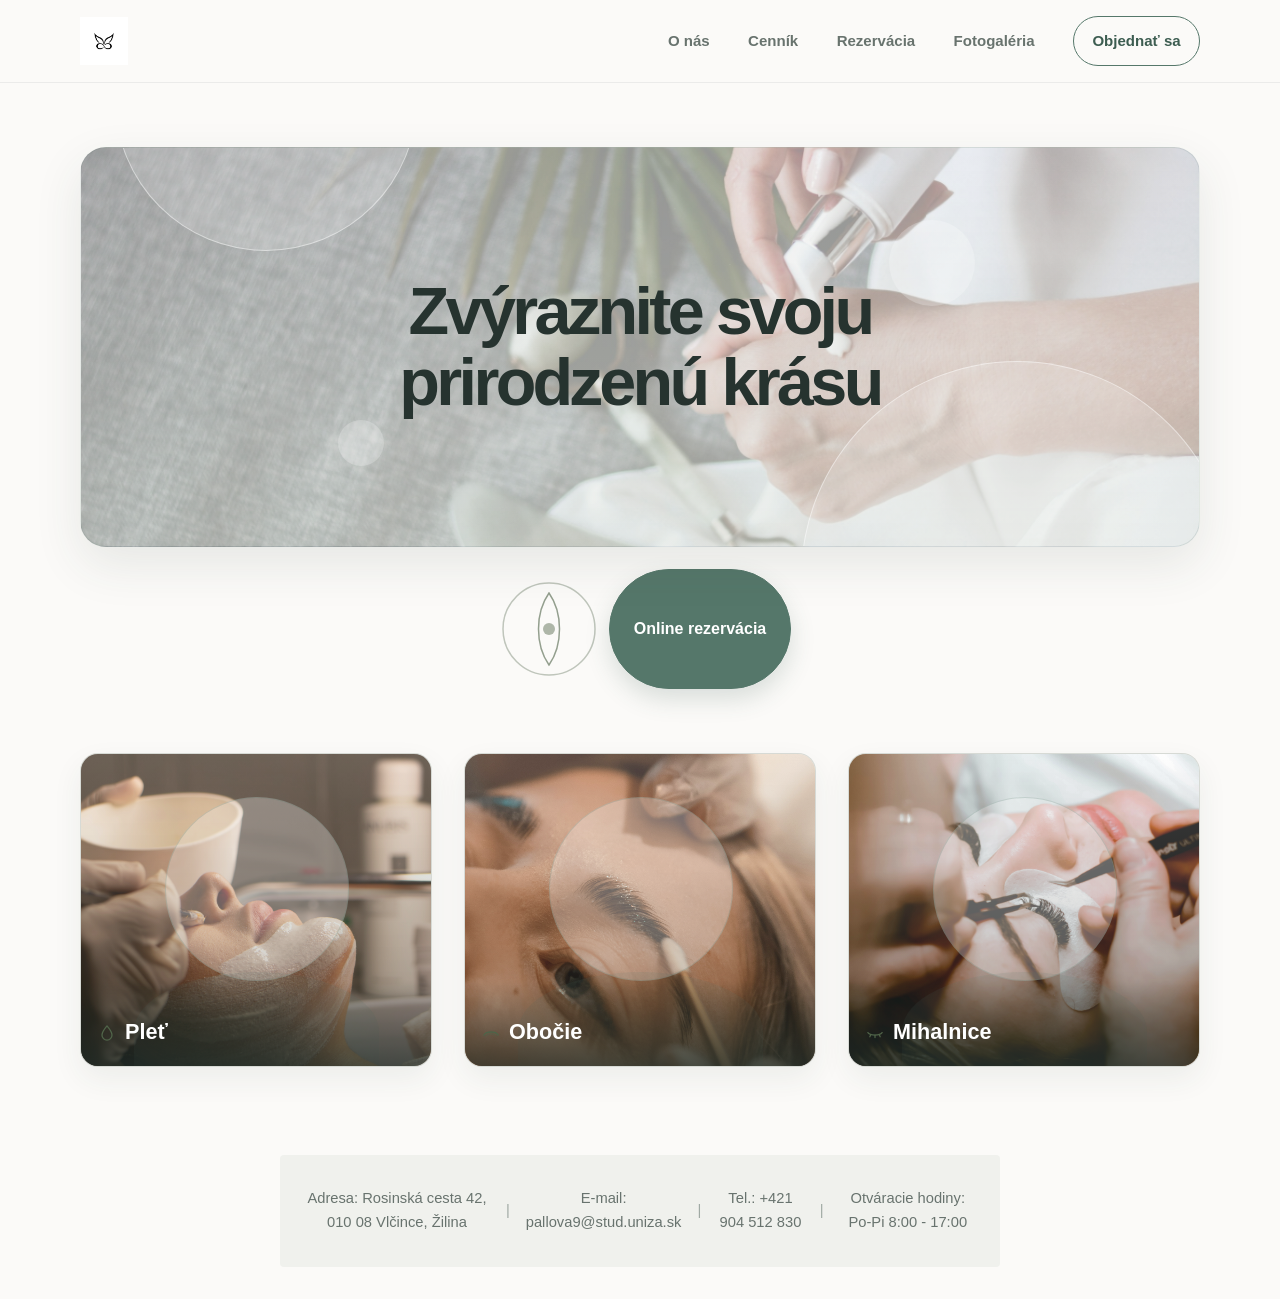
<file: index.html>
<!DOCTYPE html>
<html lang="sk">
  <head>
    <meta charset="UTF-8" />
    <meta name="viewport" content="width=device-width, initial-scale=1.0" />
    <meta
      name="description"
      content="Kozmetický salón — zvýraznite svoju prirodzenú krásu."
    />
    <title>Kozmetický salón</title>
    <link rel="stylesheet" href="styles.css" />
    <link rel="icon" type="image/jpeg" href="favicon.jpg" />
    <script src="script.js" defer></script>
  </head>
  <body>
    <header class="site-header">
      <div class="container header-inner">
        <a class="brand" href="index.html" aria-label="Kozmetický salón — úvodná stránka">
  <img src="favicon.jpg" alt="Kozmetický salón" class="brand-logo" />
</a>

        <button
          class="menu-toggle"
          type="button"
          aria-label="Otvoriť menu"
          aria-controls="site-nav"
          aria-expanded="false"
        >
          <span></span>
          <span></span>
          <span></span>
        </button>

        <nav class="site-nav" id="site-nav" aria-label="Hlavná navigácia">
          <a href="o-nas.html">O nás</a>
          <a href="cennik.html">Cenník</a>
          <a href="rezervacia.html">Rezervácia</a>
          <a href="fotogaleria.html">Fotogaléria</a>
          <a class="nav-cta" href="rezervacia.html">Objednať sa</a>
        </nav>
      </div>
    </header>

    <main>
      <section class="hero container" id="uvod" aria-labelledby="hero-title">
        <div class="hero-visual">
          <div class="hero-copy">
            <h1 id="hero-title">Zvýraznite svoju prirodzenú krásu</h1>
          </div>
          <span class="hero-orb hero-orb-one" aria-hidden="true"></span>
          <span class="hero-orb hero-orb-two" aria-hidden="true"></span>
        </div>

        <div class="booking-action" id="rezervacia">
          <svg class="hero-svg" viewBox="0 0 120 120" width="120" height="120" aria-hidden="true" fill="none">
  <circle cx="60" cy="60" r="46" stroke="currentColor" stroke-width="1.5" opacity="0.35" />
  <path d="M60 24 C74 44, 74 76, 60 96 C46 76, 46 44, 60 24 Z" stroke="currentColor" stroke-width="1.5" opacity="0.6" />
  <circle cx="60" cy="60" r="6" fill="currentColor" opacity="0.45" />
</svg>
          <a class="button" href="rezervacia.html">Online rezervácia</a>
        </div>
      </section>

      <section class="categories container" id="sluzby" aria-label="Služby salónu">
        <div class="category-grid" id="galeria">
          <article class="category-card category-skin">
            <div class="category-art" aria-hidden="true"></div>
<h2 class="section-heading">
  <svg class="heading-icon" viewBox="0 0 24 24" width="20" height="20" aria-hidden="true" fill="none">
    <path d="M12 3.5 C12 3.5 6 10.5 6 14.5 C6 17.8 8.7 20.5 12 20.5 C15.3 20.5 18 17.8 18 14.5 C18 10.5 12 3.5 12 3.5 Z" stroke="currentColor" stroke-width="1.6" stroke-linejoin="round" />
  </svg>
  <span>Pleť</span>
</h2>
          </article>
          <article class="category-card category-brows">
            <div class="category-art" aria-hidden="true"></div>
            <h2 class="section-heading">
  <svg class="heading-icon" viewBox="0 0 24 24" width="20" height="20" aria-hidden="true" fill="none">
    <path d="M3.5 14.5 C6.5 9.5 17.5 9.5 20.5 14.5" stroke="currentColor" stroke-width="1.6" stroke-linecap="round" />
    <path d="M5.5 16 C8.5 12 15.5 12 18.5 16" stroke="currentColor" stroke-width="1.2" stroke-linecap="round" opacity="0.6" />
  </svg>
  <span>Obočie</span>
</h2>
          </article>
          <article class="category-card category-lashes">
            <div class="category-art" aria-hidden="true"></div>
            <h2 class="section-heading">
  <svg class="heading-icon" viewBox="0 0 24 24" width="20" height="20" aria-hidden="true" fill="none">
    <path d="M3.5 11.5 C6.8 15.5 17.2 15.5 20.5 11.5" stroke="currentColor" stroke-width="1.6" stroke-linecap="round" />
    <path d="M7 13.7 L5.8 16.5 M12 14.5 L12 17.5 M17 13.7 L18.2 16.5" stroke="currentColor" stroke-width="1.5" stroke-linecap="round" />
  </svg>
  <span>Mihalnice</span>
</h2>
          </article>
        </div>
      </section>
    </main>

    <footer class="contact container" id="kontakt">
      <p>
        <span>Adresa: Rosinská cesta 42, 010 08 Vlčince, Žilina</span>
        <span class="contact-divider" aria-hidden="true">|</span>
        <span>E-mail: <a href="mailto:pallova9@stud.uniza.sk">pallova9@stud.uniza.sk</a></span>
        <span class="contact-divider" aria-hidden="true">|</span>
        <span>Tel.: +421 904 512 830</span>
        <span class="contact-divider" aria-hidden="true">|</span>
        <span>Otváracie hodiny: Po-Pi 8:00 - 17:00</span>
      </p>
    </footer>
  </body>
</html>
</file>
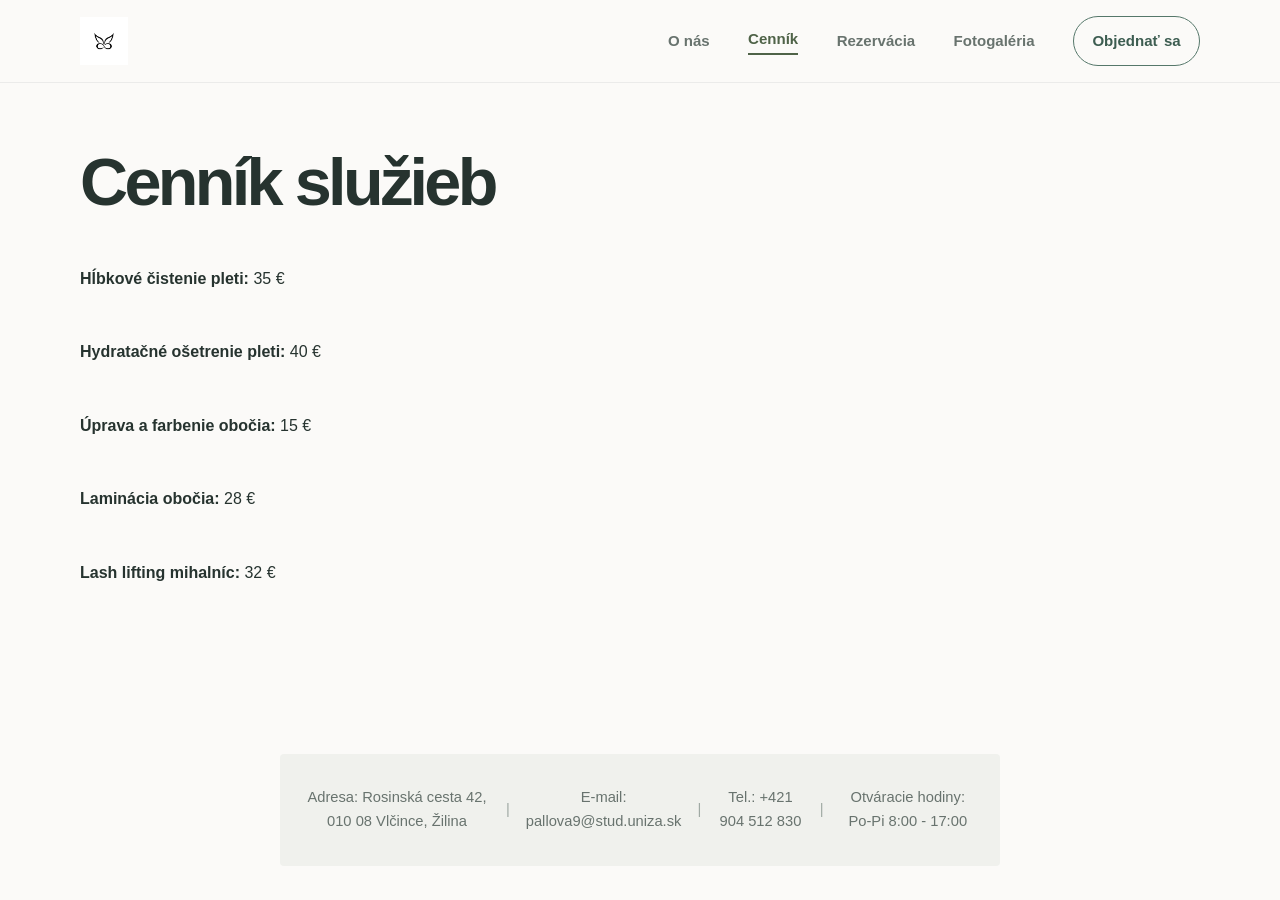
<file: cennik.html>
<!DOCTYPE html>
<html lang="sk">
  <head>
    <meta charset="UTF-8" />
    <meta name="viewport" content="width=device-width, initial-scale=1.0" />
    <title>Cenník | Kozmetický salón</title>
    <link rel="stylesheet" href="styles.css" />
    <script src="script.js" defer></script>
  </head>
  <body>
    <header class="site-header">
      <div class="container header-inner">
        <a class="brand" href="index.html" aria-label="Kozmetický salón — úvodná stránka">
  <img src="favicon.jpg" alt="Kozmetický salón" class="brand-logo" />
</a>
        <button class="menu-toggle" type="button" aria-label="Otvoriť menu" aria-controls="site-nav" aria-expanded="false">
          <span></span><span></span><span></span>
        </button>
        <nav class="site-nav" id="site-nav" aria-label="Hlavná navigácia">
          <a href="o-nas.html">O nás</a>
          <a class="active" href="cennik.html">Cenník</a>
          <a href="rezervacia.html">Rezervácia</a>
          <a href="fotogaleria.html">Fotogaléria</a>
          <a class="nav-cta" href="rezervacia.html">Objednať sa</a>
        </nav>
      </div>
    </header>

    <main class="container" style="padding: 4rem 0;">
      <h1>Cenník služieb</h1>
      <div style="margin-top: 2rem; display: grid; gap: 1rem; max-width: 600px;">
        <p><strong>Hĺbkové čistenie pleti:</strong> 35 €</p>
        <p><strong>Hydratačné ošetrenie pleti:</strong> 40 €</p>
        <p><strong>Úprava a farbenie obočia:</strong> 15 €</p>
        <p><strong>Laminácia obočia:</strong> 28 €</p>
        <p><strong>Lash lifting mihalníc:</strong> 32 €</p>
      </div>
    </main>

    <footer class="contact container" id="kontakt">
      <p>
        <span>Adresa: Rosinská cesta 42, 010 08 Vlčince, Žilina</span>
        <span class="contact-divider" aria-hidden="true">|</span>
        <span>E-mail: <a href="mailto:pallova9@stud.uniza.sk">pallova9@stud.uniza.sk</a></span>
        <span class="contact-divider" aria-hidden="true">|</span>
        <span>Tel.: +421 904 512 830</span>
        <span class="contact-divider" aria-hidden="true">|</span>
        <span>Otváracie hodiny: Po-Pi 8:00 - 17:00</span>
      </p>
    </footer>
  </body>
</html>
</file>
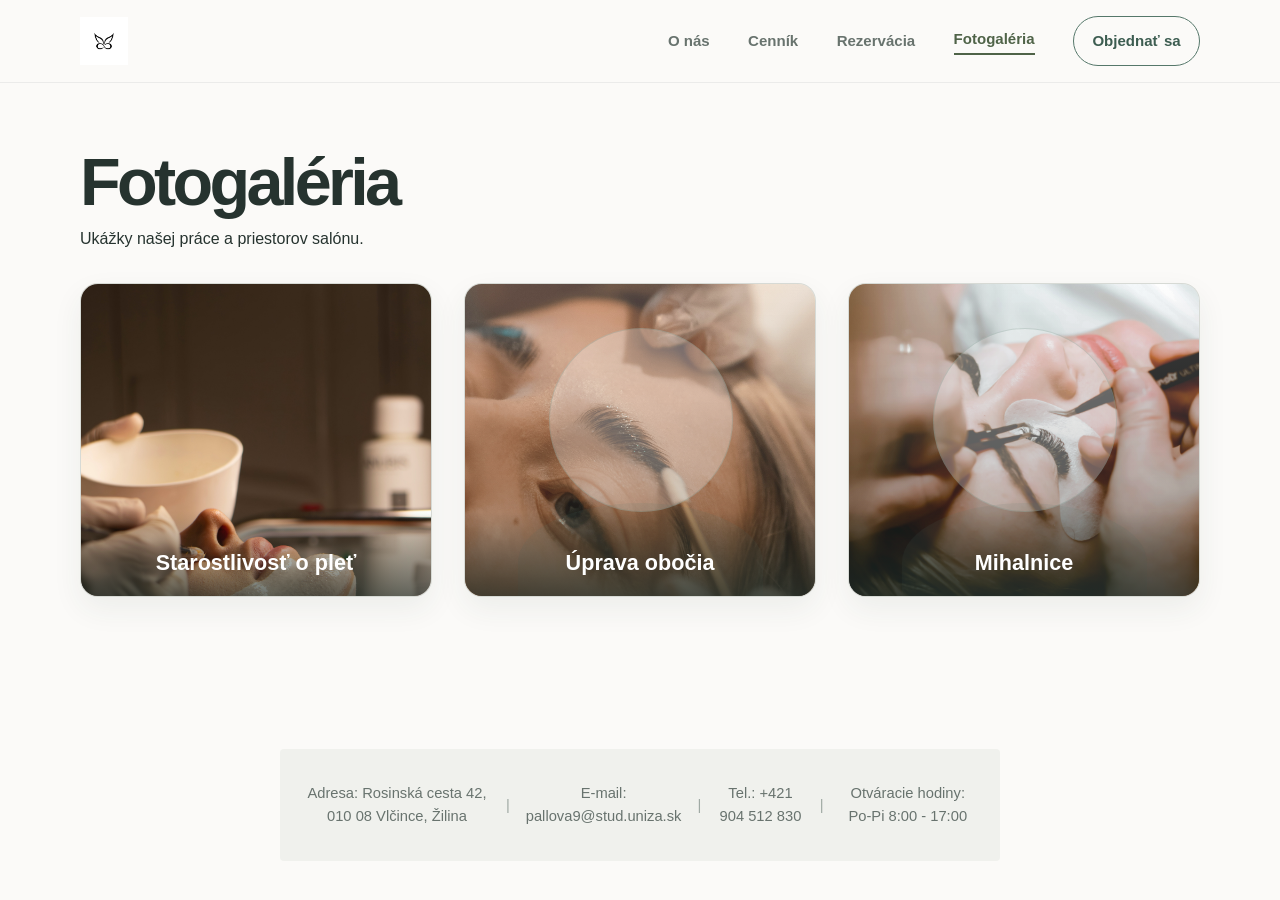
<file: fotogaleria.html>
<!DOCTYPE html>
<html lang="sk">
  <head>
    <meta charset="UTF-8" />
    <meta name="viewport" content="width=device-width, initial-scale=1.0" />
    <title>Fotogaléria | Kozmetický salón</title>
    <link rel="stylesheet" href="styles.css" />
    <script src="script.js" defer></script>
  </head>
  <body>
    <header class="site-header">
      <div class="container header-inner">
        <a class="brand" href="index.html" aria-label="Kozmetický salón — úvodná stránka">
  <img src="favicon.jpg" alt="Kozmetický salón" class="brand-logo" />
</a>
        <button class="menu-toggle" type="button" aria-label="Otvoriť menu" aria-controls="site-nav" aria-expanded="false">
          <span></span><span></span><span></span>
        </button>
        <nav class="site-nav" id="site-nav" aria-label="Hlavná navigácia">
          <a href="o-nas.html">O nás</a>
          <a href="cennik.html">Cenník</a>
          <a href="rezervacia.html">Rezervácia</a>
          <a class="active" href="fotogaleria.html">Fotogaléria</a>
          <a class="nav-cta" href="rezervacia.html">Objednať sa</a>
        </nav>
      </div>
    </header>

    <main class="container" style="padding: 4rem 0;">
      <h1>Fotogaléria</h1>
      <p style="margin-top: 0.5rem;">Ukážky našej práce a priestorov salónu.</p>
      <div class="category-grid" style="margin-top: 2rem;">
        <article class="category-card category-skin">
          <img src=img/plet.jpg alt="Ukážka práce salónu" style="width: 100%; border-radius: 8px;" />
          <h2>Starostlivosť o pleť</h2>
        </article>
        <article class="category-card category-brows">
          <div class="category-art" aria-hidden="true"></div>
          <h2>Úprava obočia</h2>
        </article>
        <article class="category-card category-lashes">
          <div class="category-art" aria-hidden="true"></div>
          <h2>Mihalnice</h2>
        </article>
      </div>
    </main>

    <footer class="contact container" id="kontakt">
      <p>
        <span>Adresa: Rosinská cesta 42, 010 08 Vlčince, Žilina</span>
        <span class="contact-divider" aria-hidden="true">|</span>
        <span>E-mail: <a href="mailto:pallova9@stud.uniza.sk">pallova9@stud.uniza.sk</a></span>
        <span class="contact-divider" aria-hidden="true">|</span>
        <span>Tel.: +421 904 512 830</span>
        <span class="contact-divider" aria-hidden="true">|</span>
        <span>Otváracie hodiny: Po-Pi 8:00 - 17:00</span>
      </p>
    </footer>
  </body>
</html>
</file>
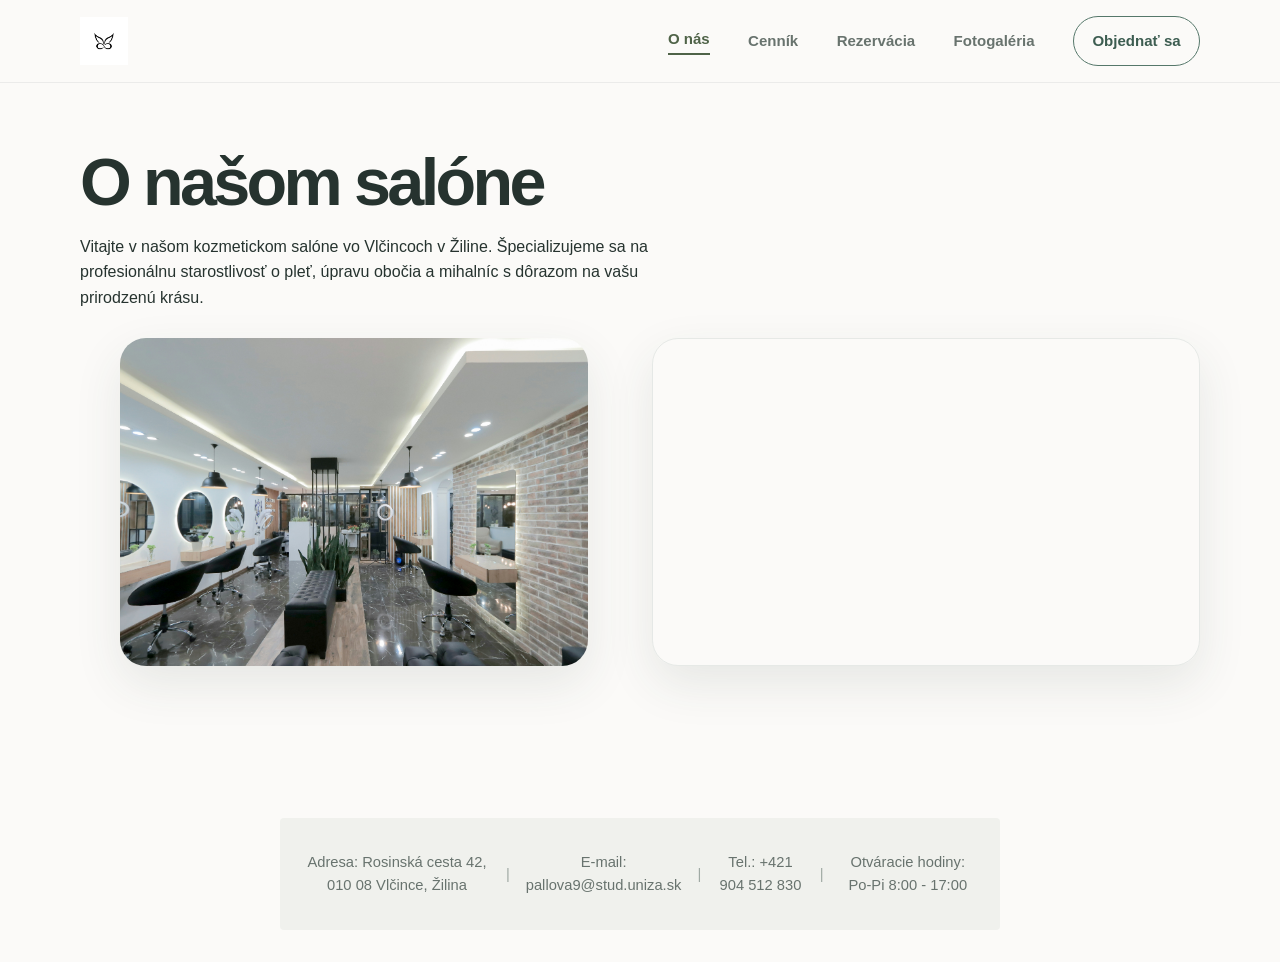
<file: o-nas.html>
<!DOCTYPE html>
<html lang="sk">
  <head>
    <meta charset="UTF-8" />
    <meta name="viewport" content="width=device-width, initial-scale=1.0" />
    <title>O nás | Kozmetický salón</title>
    <link rel="stylesheet" href="styles.css" />
    <script src="script.js" defer></script>
  </head>
  <body>
    <header class="site-header">
      <div class="container header-inner">
        <a class="brand" href="index.html" aria-label="Kozmetický salón — úvodná stránka">
  <img src="favicon.jpg" alt="Kozmetický salón" class="brand-logo" />
</a>
        <button class="menu-toggle" type="button" aria-label="Otvoriť menu" aria-controls="site-nav" aria-expanded="false">
          <span></span><span></span><span></span>
        </button>
        <nav class="site-nav" id="site-nav" aria-label="Hlavná navigácia">
          <a class="active" href="o-nas.html">O nás</a>
          <a href="cennik.html">Cenník</a>
          <a href="rezervacia.html">Rezervácia</a>
          <a href="fotogaleria.html">Fotogaléria</a>
          <a class="nav-cta" href="rezervacia.html">Objednať sa</a>
        </nav>
      </div>
    </header>

    <main class="container" style="padding: 4rem 0;">
      <h1>O našom salóne</h1>
      <p style="margin-top: 1rem; max-width: 65ch;">
        Vitajte v našom kozmetickom salóne vo Vlčincoch v Žiline. Špecializujeme sa na profesionálnu starostlivosť o pleť, úpravu obočia a mihalníc s dôrazom na vašu prirodzenú krásu.
      </p>

      <div class="about-media">
        <figure class="about-photo">
          <img src="img/salon.jpg" alt="Interiér kozmetického salónu vo Vlčincoch v Žiline" />
        </figure>

        <div class="about-map">
          <iframe
            title="Mapa lokality — Vlčince, Žilina"
            src="https://www.openstreetmap.org/export/embed.html?bbox=18.7580%2C49.2020%2C18.7840%2C49.2160&amp;layer=mapnik"
            loading="lazy"
            referrerpolicy="no-referrer-when-downgrade"
          ></iframe>
        </div>
      </div>
    </main>

    <footer class="contact container" id="kontakt">
      <p>
        <span>Adresa: Rosinská cesta 42, 010 08 Vlčince, Žilina</span>
        <span class="contact-divider" aria-hidden="true">|</span>
        <span>E-mail: <a href="mailto:pallova9@stud.uniza.sk">pallova9@stud.uniza.sk</a></span>
        <span class="contact-divider" aria-hidden="true">|</span>
        <span>Tel.: +421 904 512 830</span>
        <span class="contact-divider" aria-hidden="true">|</span>
        <span>Otváracie hodiny: Po-Pi 8:00 - 17:00</span>
      </p>
    </footer>
  </body>
</html>
</file>
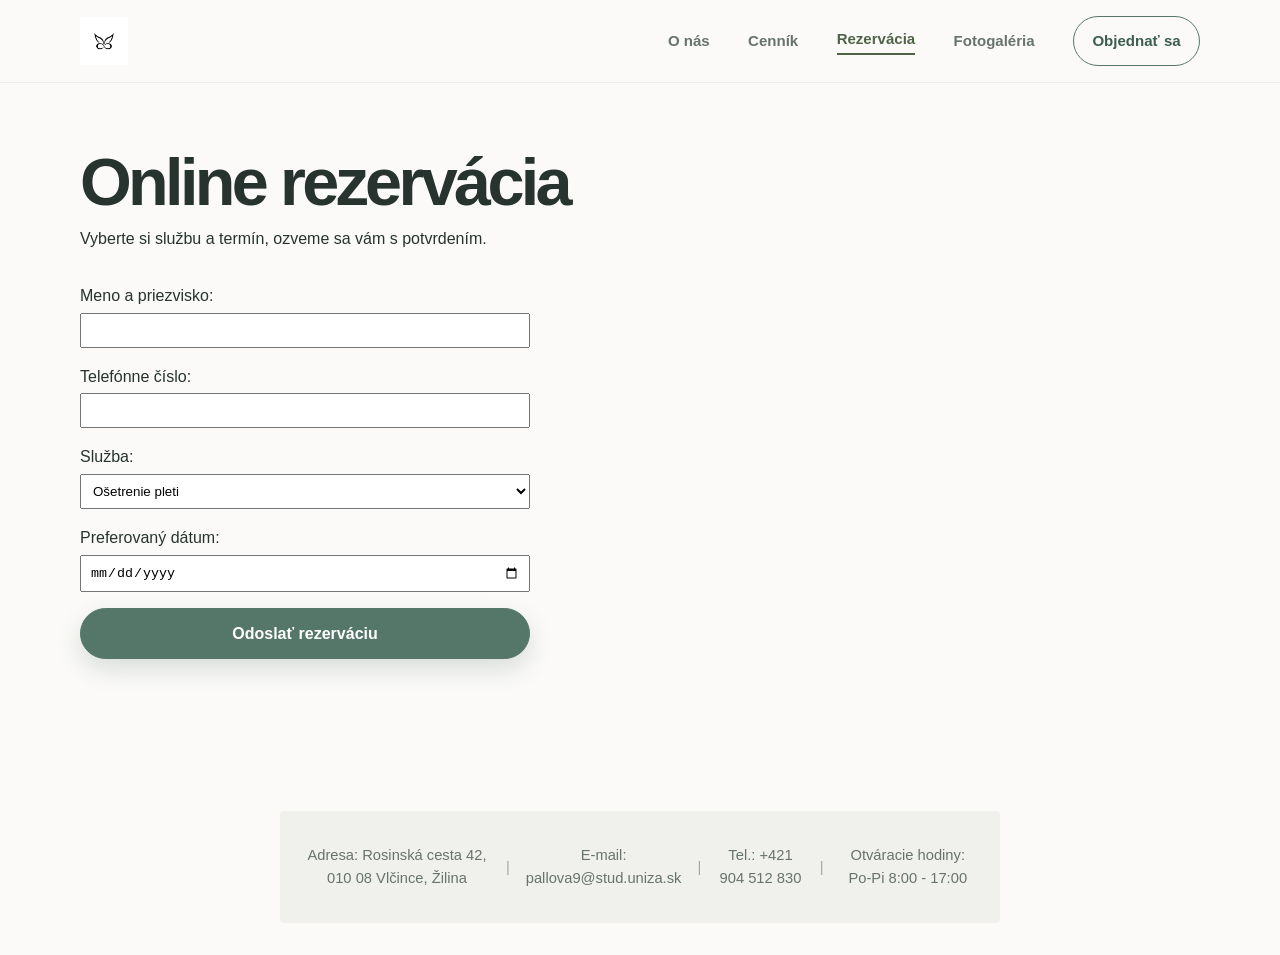
<file: rezervacia.html>
<!DOCTYPE html>
<html lang="sk">
  <head>
    <meta charset="UTF-8" />
    <meta name="viewport" content="width=device-width, initial-scale=1.0" />
    <title>Online rezervácia | Kozmetický salón</title>
    <link rel="stylesheet" href="styles.css" />
    <script src="script.js" defer></script>
  </head>
  <body>
    <header class="site-header">
      <div class="container header-inner">
        <a class="brand" href="index.html" aria-label="Kozmetický salón — úvodná stránka">
  <img src="favicon.jpg" alt="Kozmetický salón" class="brand-logo" />
</a>
        <button class="menu-toggle" type="button" aria-label="Otvoriť menu" aria-controls="site-nav" aria-expanded="false">
          <span></span><span></span><span></span>
        </button>
        <nav class="site-nav" id="site-nav" aria-label="Hlavná navigácia">
          <a href="o-nas.html">O nás</a>
          <a href="cennik.html">Cenník</a>
          <a class="active" href="rezervacia.html">Rezervácia</a>
          <a href="fotogaleria.html">Fotogaléria</a>
          <a class="nav-cta" href="rezervacia.html">Objednať sa</a>
        </nav>
      </div>
    </header>

    <main class="container" style="padding: 4rem 0;">
      <h1>Online rezervácia</h1>
      <p style="margin-top: 0.5rem;">Vyberte si službu a termín, ozveme sa vám s potvrdením.</p>

      <form style="margin-top: 2rem; display: grid; gap: 1rem; max-width: 450px;">
        <label>
          Meno a priezvisko:<br />
          <input type="text" required style="width: 100%; padding: 0.5rem; margin-top: 0.25rem;" />
        </label>
        <label>
          Telefónne číslo:<br />
          <input type="tel" required style="width: 100%; padding: 0.5rem; margin-top: 0.25rem;" />
        </label>
        <label>
          Služba:<br />
          <select style="width: 100%; padding: 0.5rem; margin-top: 0.25rem;">
            <option>Ošetrenie pleti</option>
            <option>Obočie</option>
            <option>Mihalnice</option>
          </select>
        </label>
        <label>
          Preferovaný dátum:<br />
          <input type="date" required style="width: 100%; padding: 0.5rem; margin-top: 0.25rem;" />
        </label>
        <button type="submit" class="button" style="cursor: pointer;">Odoslať rezerváciu</button>
      </form>
    </main>

    <footer class="contact container" id="kontakt">
      <p>
        <span>Adresa: Rosinská cesta 42, 010 08 Vlčince, Žilina</span>
        <span class="contact-divider" aria-hidden="true">|</span>
        <span>E-mail: <a href="mailto:pallova9@stud.uniza.sk">pallova9@stud.uniza.sk</a></span>
        <span class="contact-divider" aria-hidden="true">|</span>
        <span>Tel.: +421 904 512 830</span>
        <span class="contact-divider" aria-hidden="true">|</span>
        <span>Otváracie hodiny: Po-Pi 8:00 - 17:00</span>
      </p>
    </footer>
  </body>
</html>
</file>
<file: styles.css>
:root {
  color-scheme: light;
  --page: #fbfaf8;
  --surface: #ffffff;
  --surface-muted: #f0f1ed;
  --text: #26332f;
  --muted: #68736e;
  --line: rgba(38, 51, 47, 0.12);
  --primary: #55776a;
  --primary-dark: #3d5d51;
  --accent: #d7e3da;
  --shadow: 0 18px 48px rgba(49, 66, 58, 0.1);
  --radius-lg: 26px;
  --radius-md: 18px;
  --container: 1120px;
}

* {
  box-sizing: border-box;
}

html {
  scroll-behavior: smooth;
}

body {
  min-width: 320px;
  margin: 0;
  background: var(--page);
  color: var(--text);
  font-family: Inter, "Segoe UI", Arial, sans-serif;
  line-height: 1.6;
}

a {
  color: inherit;
  text-decoration: none;
}

button {
  font: inherit;
}

.container {
  width: min(var(--container), calc(100% - 3rem));
  margin-inline: auto;
}

.site-header {
  position: sticky;
  top: 0;
  z-index: 10;
  border-bottom: 1px solid rgba(38, 51, 47, 0.07);
  background: rgba(251, 250, 248, 0.94);
  backdrop-filter: blur(14px);
}

.header-inner {
  display: flex;
  min-height: 82px;
  align-items: center;
  justify-content: space-between;
  gap: 2rem;
}

.brand {
  flex: 0 0 auto;
  font-size: 1.1rem;
  font-weight: 800;
  letter-spacing: 0.12em;
}

.site-nav {
  display: flex;
  align-items: center;
  gap: clamp(1.1rem, 3vw, 2.5rem);
}

.site-nav a {
  color: var(--muted);
  font-size: 0.94rem;
  font-weight: 600;
  transition: color 180ms ease, background-color 180ms ease, transform 180ms ease;
}

.site-nav a:hover,
.site-nav a:focus-visible {
  color: var(--primary-dark);
}

.site-nav .nav-cta {
  padding: 0.72rem 1.15rem;
  border: 1px solid var(--primary);
  border-radius: 999px;
  color: var(--primary-dark);
}

.site-nav .nav-cta:hover {
  background: var(--primary);
  color: #fff;
}

.menu-toggle {
  display: none;
  width: 44px;
  height: 44px;
  padding: 0.7rem;
  border: 1px solid var(--line);
  border-radius: 12px;
  background: var(--surface);
  cursor: pointer;
}

.menu-toggle span {
  display: block;
  height: 2px;
  margin: 4px 0;
  border-radius: 2px;
  background: var(--text);
  transition: transform 180ms ease, opacity 180ms ease;
}

.hero {
  padding-top: clamp(2rem, 5vw, 4rem);
}

.hero-visual {
  position: relative;
  display: grid;
  min-height: clamp(250px, 40vw, 400px);
  overflow: hidden;
  place-items: center;
  isolation: isolate;
  border: 1px solid rgba(85, 119, 106, 0.13);
  border-radius: var(--radius-lg);
  background:
    linear-gradient(rgba(255, 255, 255, 0.55), rgba(242, 245, 239, 0.65)),
    url("img/hero.jpg") center / cover no-repeat;
  box-shadow: var(--shadow);
}

.hero-visual::before,
.hero-visual::after {
  position: absolute;
  z-index: -1;
  border: 1px solid rgba(255, 255, 255, 0.45);
  border-radius: 50%;
  content: "";
}

.hero-visual::before {
  width: clamp(250px, 37vw, 430px);
  aspect-ratio: 1;
  right: -3%;
  bottom: -62%;
  background: rgba(255, 255, 255, 0.2);
}

.hero-visual::after {
  width: clamp(180px, 25vw, 300px);
  aspect-ratio: 1;
  top: -50%;
  left: 3%;
  background: rgba(255, 255, 255, 0.18);
}

.hero-orb {
  position: absolute;
  z-index: -1;
  display: block;
  border-radius: 50%;
  background: rgba(255, 255, 255, 0.23);
}

.hero-orb-one {
  width: 86px;
  height: 86px;
  top: 18%;
  right: 20%;
}

.hero-orb-two {
  width: 46px;
  height: 46px;
  bottom: 20%;
  left: 23%;
}

.hero-copy {
  width: min(680px, calc(100% - 2rem));
  padding: 2rem 1rem;
  text-align: center;
}

h1 {
  margin: 0;
  font-size: clamp(2.3rem, 5.2vw, 4.25rem);
  font-weight: 600;
  letter-spacing: -0.055em;
  line-height: 1.06;
  text-wrap: balance;
}

.booking-action {
  display: flex;
  justify-content: center;
  padding: 1.35rem 0 0;
  scroll-margin-top: 110px;
}

.button {
  display: inline-flex;
  min-height: 50px;
  align-items: center;
  justify-content: center;
  padding: 0.75rem 1.5rem;
  border: 1px solid var(--primary);
  border-radius: 999px;
  background: var(--primary);
  box-shadow: 0 10px 24px rgba(61, 93, 81, 0.18);
  color: #fff;
  font-weight: 700;
  transition: background-color 180ms ease, box-shadow 180ms ease, transform 180ms ease;
}

.button:hover {
  transform: translateY(-2px);
  background: var(--primary-dark);
  box-shadow: 0 14px 28px rgba(61, 93, 81, 0.24);
}

.categories {
  padding-top: clamp(2.5rem, 5vw, 4.5rem);
  scroll-margin-top: 100px;
}

.category-grid {
  display: grid;
  grid-template-columns: repeat(3, minmax(0, 1fr));
  gap: clamp(1rem, 3vw, 2rem);
  scroll-margin-top: 110px;
}

.category-card {
  position: relative;
  min-width: 0;
  overflow: hidden;
  aspect-ratio: 1.12 / 1;
  border: 1px solid var(--line);
  border-radius: var(--radius-md);
  background: var(--surface-muted);
  box-shadow: 0 12px 30px rgba(49, 66, 58, 0.07);
  transition: box-shadow 220ms ease, transform 220ms ease;
}

.category-card:hover {
  transform: translateY(-4px);
  box-shadow: var(--shadow);
}

.category-art {
  position: absolute;
  inset: 0;
  background:
    radial-gradient(ellipse at 50% 30%, rgba(255, 255, 255, 0.72), transparent 34%),
    linear-gradient(145deg, #e8e4dc, #dce6de);
}

.category-art::before,
.category-art::after {
  position: absolute;
  border-radius: 50%;
  content: "";
}

.category-art::before {
  width: 52%;
  aspect-ratio: 1;
  top: 14%;
  left: 24%;
  border: 1px solid rgba(85, 119, 106, 0.22);
  background: rgba(255, 255, 255, 0.28);
}

.category-art::after {
  width: 70%;
  height: 38%;
  bottom: -8%;
  left: 15%;
  border-radius: 50% 50% 0 0;
  background: rgba(85, 119, 106, 0.12);
}

.category-brows .category-art {
  background:
    radial-gradient(ellipse at 52% 38%, rgba(255, 255, 255, 0.78), transparent 38%),
    linear-gradient(145deg, #eee6df, #e4ddd2);
}

.category-lashes .category-art {
  background:
    radial-gradient(ellipse at 50% 33%, rgba(255, 255, 255, 0.76), transparent 35%),
    linear-gradient(145deg, #e6e9e1, #d8e2dc);
}

.category-card h2 {
  position: absolute;
  inset: auto 0 0;
  z-index: 1;
  margin: 0;
  padding: 2.2rem 1rem 1rem;
  background: linear-gradient(transparent, rgba(38, 51, 47, 0.68));
  color: #fff;
  font-size: clamp(1rem, 2vw, 1.35rem);
  font-weight: 600;
  text-align: center;
}

.contact {
  display: flex;
  justify-content: center;
  padding-top: clamp(3rem, 7vw, 5.5rem);
  padding-bottom: 2rem;
}

.contact p {
  display: flex;
  width: min(720px, 100%);
  min-height: 112px;
  align-items: center;
  justify-content: center;
  gap: 0.55rem 1rem;
  margin: 0;
  padding: 1.5rem;
  border-radius: 4px;
  background: var(--surface-muted);
  color: var(--muted);
  font-size: 0.92rem;
  text-align: center;
}

.contact-divider {
  color: #a0aaa4;
}

a:focus-visible,
button:focus-visible {
  outline: 3px solid #90b4a1;
  outline-offset: 3px;
}

@media (max-width: 760px) {
  .container {
    width: min(var(--container), calc(100% - 2rem));
  }

  .header-inner {
    min-height: 70px;
  }

  .menu-toggle {
    display: block;
  }

  .site-nav {
    position: absolute;
    top: calc(100% + 0.5rem);
    right: 1rem;
    left: 1rem;
    display: none;
    align-items: stretch;
    gap: 0;
    padding: 0.55rem;
    border: 1px solid var(--line);
    border-radius: var(--radius-md);
    background: var(--surface);
    box-shadow: var(--shadow);
  }

  .site-nav.is-open {
    display: flex;
    flex-direction: column;
  }

  .site-nav a {
    padding: 0.8rem 0.85rem;
  }

  .site-nav .nav-cta {
    margin-top: 0.35rem;
    text-align: center;
  }

  .menu-toggle[aria-expanded="true"] span:first-child {
    transform: translateY(6px) rotate(45deg);
  }

  .menu-toggle[aria-expanded="true"] span:nth-child(2) {
    opacity: 0;
  }

  .menu-toggle[aria-expanded="true"] span:last-child {
    transform: translateY(-6px) rotate(-45deg);
  }
}

@media (max-width: 560px) {
  .hero {
    padding-top: 1.25rem;
  }

  .hero-visual {
    min-height: 280px;
  }

  .hero-copy {
    padding-inline: 0.25rem;
  }

  .category-grid {
    gap: 0.7rem;
  }

  .category-card {
    aspect-ratio: 0.8 / 1;
    border-radius: 14px;
  }

  .category-card h2 {
    padding: 2rem 0.35rem 0.75rem;
    font-size: 0.9rem;
  }

  .contact p {
    min-height: 0;
    flex-direction: column;
    gap: 0.2rem;
    padding: 1.25rem;
    font-size: 0.84rem;
  }

  .contact-divider {
    display: none;
  }
}

@media (prefers-reduced-motion: reduce) {
  *,
  *::before,
  *::after {
    scroll-behavior: auto !important;
    transition-duration: 0.01ms !important;
  }
}
.brand-logo {
  height: 48px;
  width: auto;
  display: block;
}
.hero-svg {
  color: #4f6348;
  max-width: 120px;
  height: auto;
  pointer-events: none;
}
.section-heading {
  display: inline-flex;
  align-items: center;
  gap: 8px;
}

.heading-icon {
  color: #4f6348;
  flex-shrink: 0;
}
.category-skin .category-art {
  background:
    linear-gradient(rgba(255, 255, 255, 0.25), rgba(20, 28, 22, 0.35)),
    url("img/plet.jpg") center / cover no-repeat;
}
.category-brows .category-art {
  background:
    linear-gradient(rgba(255, 255, 255, 0.25), rgba(20, 28, 22, 0.35)),
    url("img/eyebrow.jpg") center / cover no-repeat;
}
.category-lashes .category-art {
  background:
    linear-gradient(rgba(255, 255, 255, 0.25), rgba(20, 28, 22, 0.35)),
    url("img/lashes.jpg") center / cover no-repeat;
}
.about-photo {
  margin-top: 1.75rem;
  max-width: 680px;
}

.about-photo img {
  display: block;
  width: 100%;
  max-height: 340px;
  object-fit: cover;
  border-radius: var(--radius-lg, 16px);
  box-shadow: var(--shadow);
}
.site-nav a.active {
  color: #4f6348;
  font-weight: 600;
  border-bottom: 2px solid #4f6348;
  padding-bottom: 2px;
}
.about-media {
  display: grid;
  grid-template-columns: repeat(2, minmax(0, 1fr));
  gap: 1.5rem;
  margin-top: 1.75rem;
  align-items: stretch;
}

.about-media .about-photo {
  margin-top: 0;
  max-width: none;
  height: 100%;
}

.about-media .about-photo img {
  height: 100%;
  max-height: 340px;
  object-fit: cover;
}

.about-map {
  min-height: 300px;
  height: 100%;
  border-radius: var(--radius-lg, 16px);
  overflow: hidden;
  box-shadow: var(--shadow);
  border: 1px solid rgba(85, 119, 106, 0.13);
}

.about-map iframe {
  display: block;
  width: 100%;
  height: 100%;
  min-height: 300px;
  border: 0;
}

@media (max-width: 768px) {
  .about-media {
    grid-template-columns: 1fr;
  }
}
</file>
